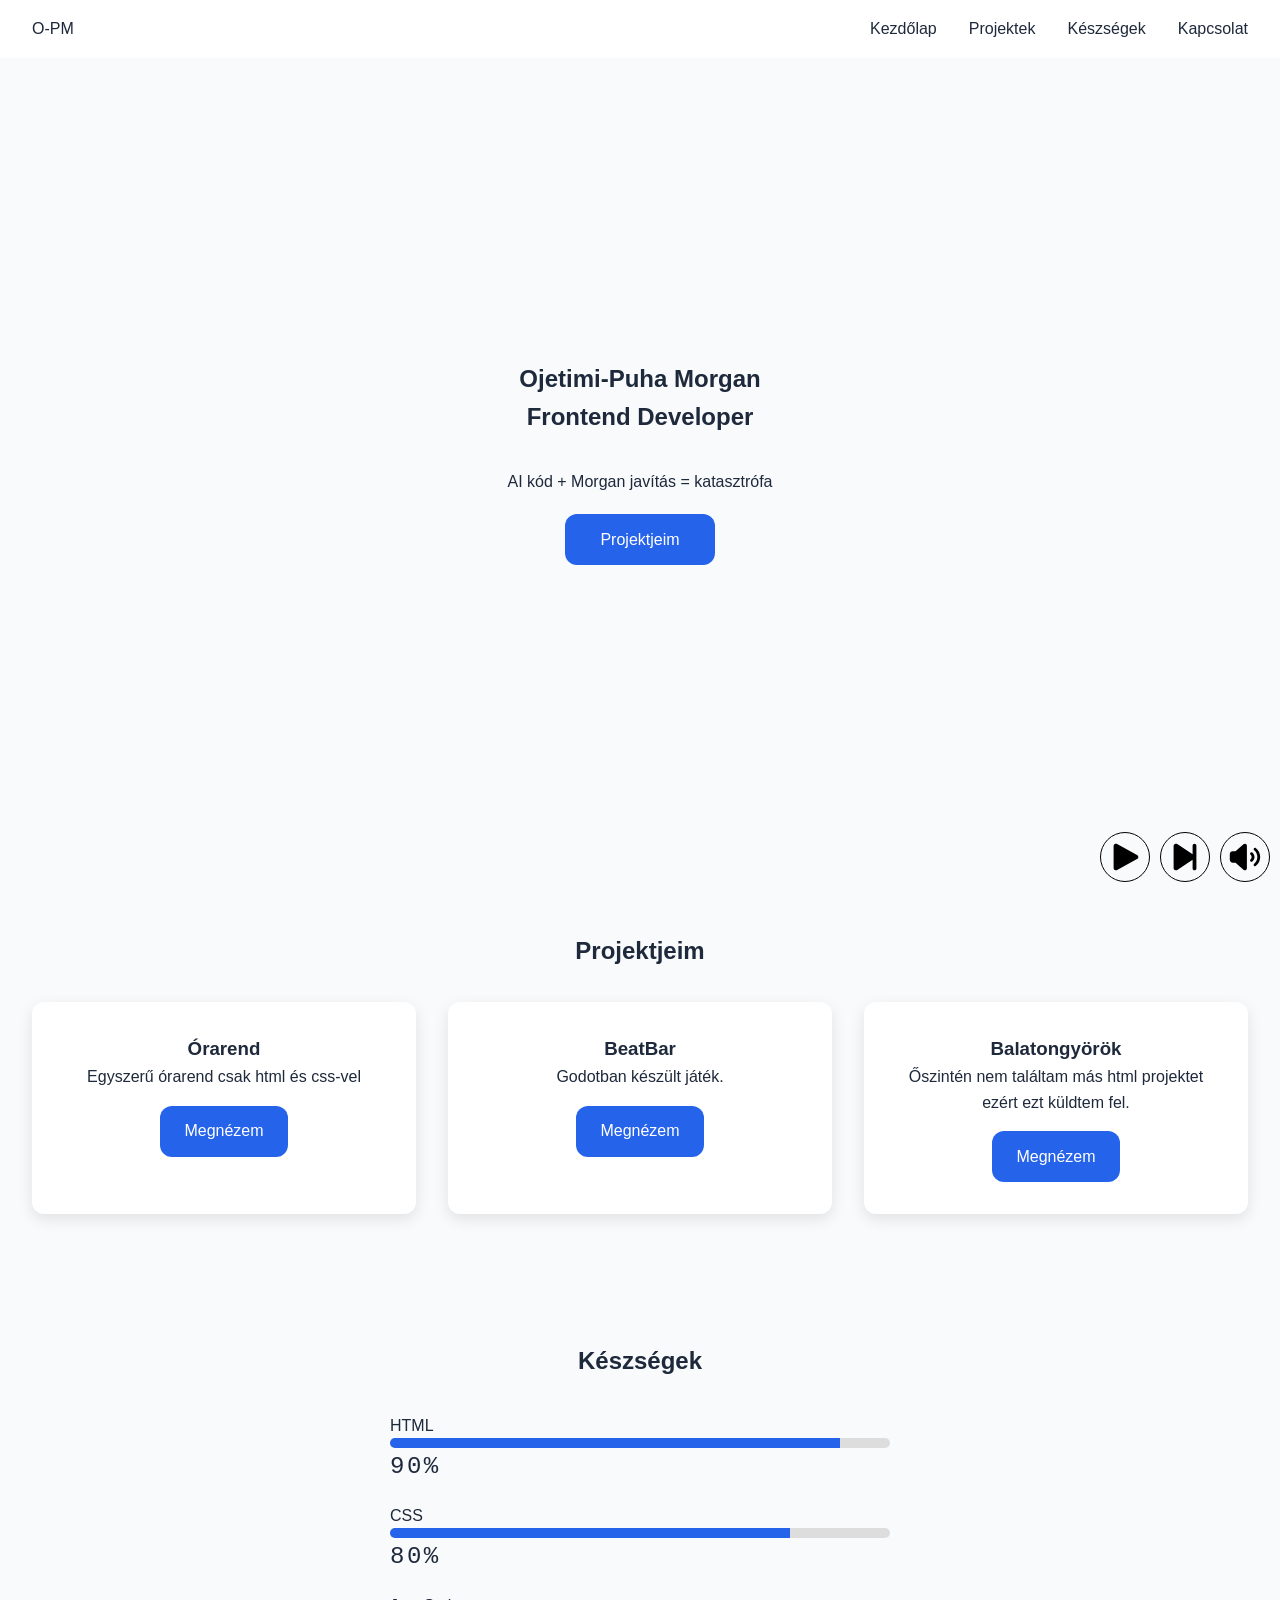
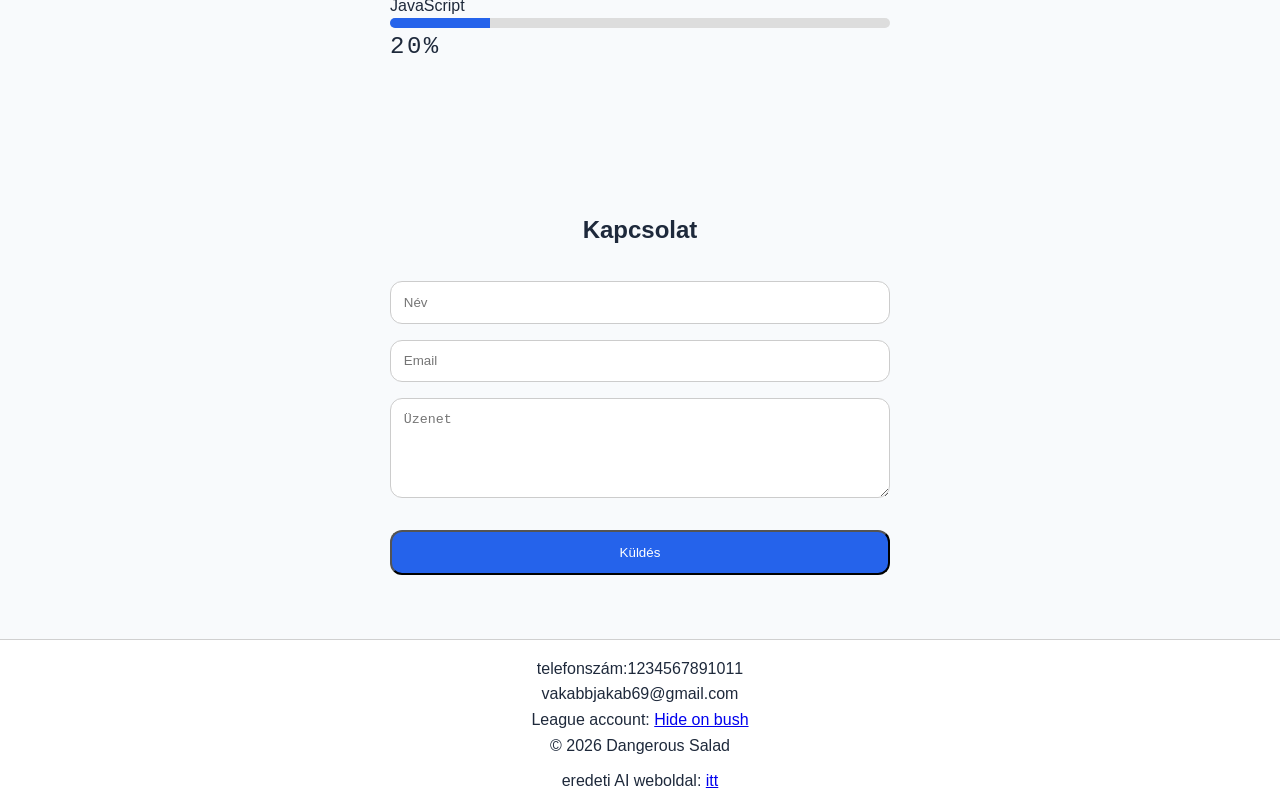
<file: index.html>
<!DOCTYPE html>
<html lang="hu">
<head>
  <meta charset="UTF-8">
  <meta name="viewport" content="width=device-width, initial-scale=1.0">
  <title>Ojetimi-Puha Morgan portfóliója</title>
  <link rel="stylesheet" href="style.css">
</head>
<body>

  <!-- ===== NAVIGATION ===== -->
  <header>
    <nav class="navbar">
      <div class="logo">O-PM</div>

      <ul class="nav-links">
        <li><a href="#hero">Kezdőlap</a></li>
        <li><a href="#projects">Projektek</a></li>
        <li><a href="#skills">Készségek</a></li>
        <li><a href="#contact">Kapcsolat</a></li>
      </ul>

      <div class="hamburger">☰</div>
    </nav>
  </header>

  <!-- ===== HERO ===== -->
  <section id="hero">
    <h1>Ojetimi-Puha Morgan</h1>
    <h2>Frontend Developer</h2>
    <p>AI kód + Morgan javítás = katasztrófa</p>
    <a href="#projects" class="btn kicsinyites">Projektjeim</a>
  </section>

  <!-- ===== PROJECTS ===== -->
  <section id="projects">
    <h2>Projektjeim</h2>

    <div class="project-container">

      <div class="card">
        <h3>Órarend</h3>
        <p>Egyszerű órarend csak html és css-vel</p>
        <a href="https://thebossgoon.github.io/orarend/" class="btn" target="_blank">Megnézem</a>
      </div>

      <div class="card">
        <h3>BeatBar</h3>
        <p>Godotban készült játék.</p>
        <a href="https://pesychs.itch.io/beat-bar" class="btn" target="_blank">Megnézem</a>
      </div>

      <div class="card">
        <h3>Balatongyörök</h3>
        <p>Őszintén nem találtam más html projektet ezért ezt küldtem fel.</p>
        <a href="https://thebossgoon.github.io/balatongyorok/" class="btn" target="_blank">Megnézem</a>
      </div>

    </div>
  </section>

  <!-- ===== SKILLS ===== -->
  <section id="skills">
    <h2>Készségek</h2>

    <div class="skill">
      <p>HTML</p>
      <div class="bar"><div class="progress" style="width:90%"></div></div>
      <code>90%</code>
    </div>

    <div class="skill">
      <p>CSS</p>
      <div class="bar"><div class="progress" style="width:80%"></div></div>
      <code>80%</code>
    </div>

    <div class="skill">
      <p>JavaScript</p>
      <div class="bar"><div class="progress" style="width:20%"></div></div>
      <code>20%</code>
    </div>

  </section>

  <!-- ===== CONTACT ===== -->
  <section id="contact">
    <h2>Kapcsolat</h2>

    <form id="contact-form">
      <input type="text" placeholder="Név" required>
      <input type="email" placeholder="Email" required>
      <textarea placeholder="Üzenet" required></textarea>
      <button type="submit" class="btn">Küldés</button>
    </form>

    <p id="success-message"></p>
  </section>

  <footer>
    <p>telefonszám:1234567891011</p>
    <p>vakabbjakab69@gmail.com</p>
    <p>League account: <a href="https://op.gg/lol/summoners/kr/hide%20on%20bush-KR1" target="_blank">Hide on bush</a></p>
    <p>© 2026 Dangerous Salad</p>
    <p style="margin-top: 10px;">eredeti AI weboldal: <a href="eredeti kod.html">itt</a></p>
  </footer>

  <!-- ===== MUZIK ===== -->

  <div class="jobb-sarok">
    <!-- <audio controls>
      <source id="valtoztasd-meg-ezt" src="03-03. The Adventure Begins.mp3">
    </audio> -->
    <audio id="eztinditsd" src="Air on the G String - Bach-restored.mp3"></audio>
    <div class="flex">
      <!-- <p>asdf</p> -->
      <div class="margin-right" onclick="play()">
        <img src="play-solid-full.svg" id="stopandgo">
      </div>
      <div class="margin-right" onclick="skip()"> 
        <img src="forward-step-solid-full.svg" id="skip">
      </div>
      <div onclick="mute()" >
        <img src="volume-solid-full.svg" id="pause">
      </div>
    </div>
  </div>

  <script src="script.js"></script>
</body>
</html>
</file>
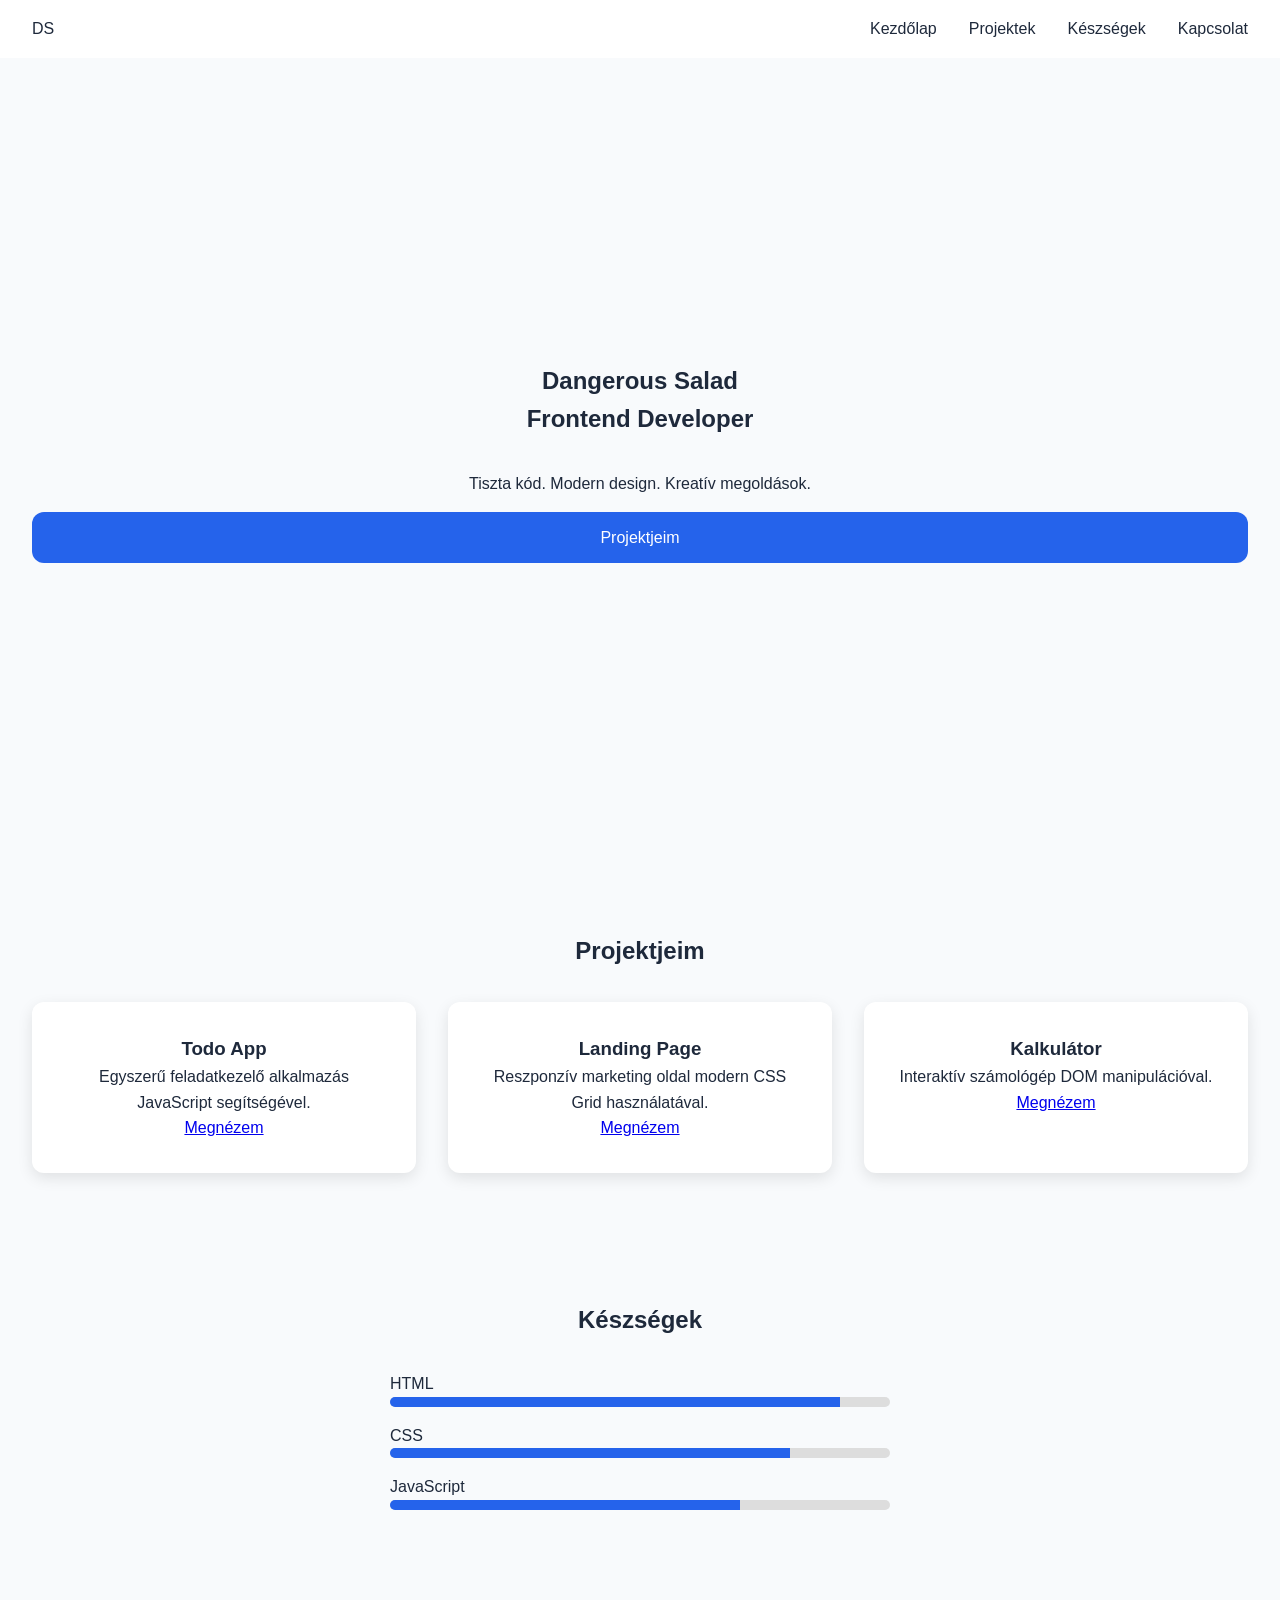
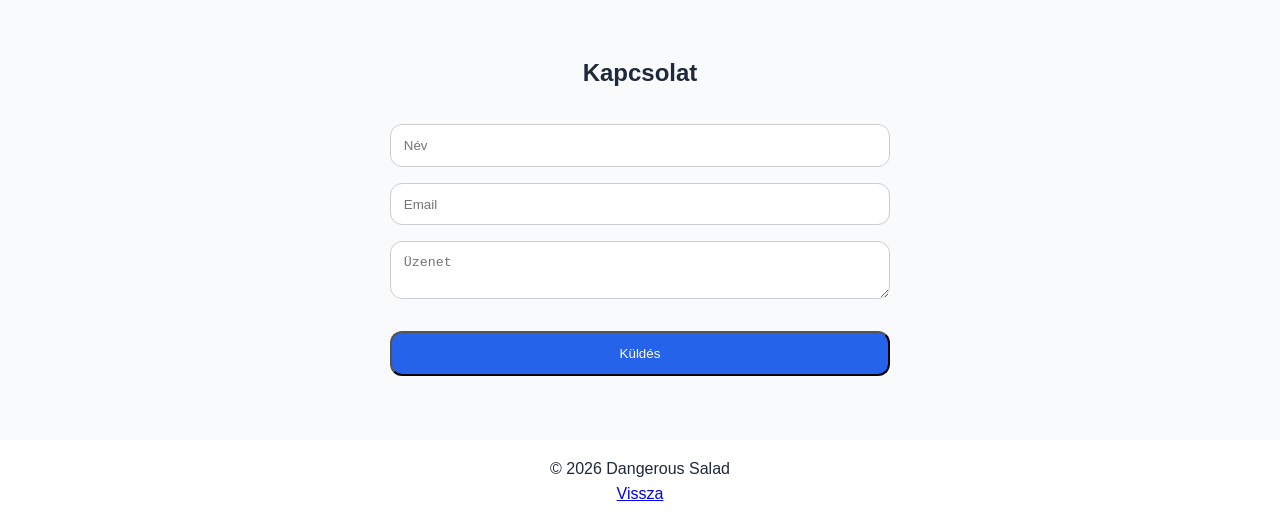
<file: eredeti kod.html>
<!DOCTYPE html>
<html lang="hu">
<head>
  <meta charset="UTF-8">
  <meta name="viewport" content="width=device-width, initial-scale=1.0">
  <title>Portfolio | Dangerous Salad</title>
  <link rel="stylesheet" href="style2.css">
</head>
<body>

  <!-- ===== NAVIGATION ===== -->
  <header>
    <nav class="navbar">
      <div class="logo">DS</div>

      <ul class="nav-links">
        <li><a href="#hero">Kezdőlap</a></li>
        <li><a href="#projects">Projektek</a></li>
        <li><a href="#skills">Készségek</a></li>
        <li><a href="#contact">Kapcsolat</a></li>
      </ul>

      <div class="hamburger">☰</div>
    </nav>
  </header>

  <!-- ===== HERO ===== -->
  <section id="hero">
    <h1>Dangerous Salad</h1>
    <h2>Frontend Developer</h2>
    <p>Tiszta kód. Modern design. Kreatív megoldások.</p>
    <a href="#projects" class="btn">Projektjeim</a>
  </section>

  <!-- ===== PROJECTS ===== -->
  <section id="projects">
    <h2>Projektjeim</h2>

    <div class="project-container">

      <div class="card">
        <h3>Todo App</h3>
        <p>Egyszerű feladatkezelő alkalmazás JavaScript segítségével.</p>
        <a href="#">Megnézem</a>
      </div>

      <div class="card">
        <h3>Landing Page</h3>
        <p>Reszponzív marketing oldal modern CSS Grid használatával.</p>
        <a href="#">Megnézem</a>
      </div>

      <div class="card">
        <h3>Kalkulátor</h3>
        <p>Interaktív számológép DOM manipulációval.</p>
        <a href="#">Megnézem</a>
      </div>

    </div>
  </section>

  <!-- ===== SKILLS ===== -->
  <section id="skills">
    <h2>Készségek</h2>

    <div class="skill">
      <p>HTML</p>
      <div class="bar"><div class="progress" style="width:90%"></div></div>
    </div>

    <div class="skill">
      <p>CSS</p>
      <div class="bar"><div class="progress" style="width:80%"></div></div>
    </div>

    <div class="skill">
      <p>JavaScript</p>
      <div class="bar"><div class="progress" style="width:70%"></div></div>
    </div>

  </section>

  <!-- ===== CONTACT ===== -->
  <section id="contact">
    <h2>Kapcsolat</h2>

    <form id="contact-form">
      <input type="text" placeholder="Név" required>
      <input type="email" placeholder="Email" required>
      <textarea placeholder="Üzenet" required></textarea>
      <button type="submit" class="btn">Küldés</button>
    </form>

    <p id="success-message"></p>
  </section>

  <footer>
    <p>© 2026 Dangerous Salad</p>
    <p><a href="index.html">Vissza</a></p>
  </footer>

  <script src="script2.js"></script>
</body>
</html>
</file>
<file: style.css>
/* ===== ROOT VARIABLES ===== */
:root {
  --primary: #2563eb;
  --dark: #1e293b;
  --light: #f8fafc;
  --accent: #f59e0b;
  --radius: 12px;
}

/* ===== GLOBAL ===== */
* {
  margin: 0;
  padding: 0;
  box-sizing: border-box;
}

body {
  font-family: Arial, sans-serif;
  background: var(--light);
  color: var(--dark);
  line-height: 1.6;
}

section {
  padding: 4rem 2rem;
  text-align: center;
}

h2 {
  margin-bottom: 2rem;
}

/* ===== NAVBAR ===== */

header{
  position: sticky;
  top: 0;
  z-index: 100;
}

.navbar {
  display: flex;
  justify-content: space-between;
  align-items: center;
  padding: 1rem 2rem;
  background: white;
  
}

.nav-links {
  list-style: none;
  display: flex;
  gap: 2rem;
}

.nav-links a {
  text-decoration: none;
  color: var(--dark);
}

.hamburger {
  display: none;
  font-size: 1.5rem;
  cursor: pointer;
}

/* ===== HERO ===== */
#hero {
  min-height: 90vh;
  display: flex;
  flex-direction: column;
  justify-content: center;
}

.btn {
  display: inline-block;
  background: var(--primary);
  color: white;
  padding: 0.8rem 1.5rem;
  border-radius: var(--radius);
  text-decoration: none;
  margin-top: 1rem;
}

html{
  scroll-behavior: smooth;
}

.kicsinyites{
  max-width: 50%;
  margin: 20px auto 0 auto;
  min-width: 150px;
}

/* ===== PROJECTS ===== */
.project-container {
  display: grid;
  gap: 2rem;
}

.card {
  background: white;
  padding: 2rem;
  border-radius: var(--radius);
  box-shadow: 0 5px 15px rgba(0,0,0,0.1);

  opacity: 0;
  transform: translateY(40px);
  transition: all 0.6s ease;
}

.card.show {
  opacity: 1;
  transform: translateY(0);
}

/* Responsive Grid */
@media (min-width: 768px) {
  .project-container {
    grid-template-columns: repeat(2, 1fr);
  }
}

@media (min-width: 1024px) {
  .project-container {
    grid-template-columns: repeat(3, 1fr);
  }
}

/* ===== SKILLS ===== */
.skill {
  max-width: 500px;
  margin: 1rem auto;
  text-align: left;
}

.skill code{
  font-size: 1.5rem;
  font-family:monospace;
  letter-spacing: 2.5px;
}

.bar {
  background: #ddd;
  border-radius: 20px;
  overflow: hidden;
}

.progress {
  height: 10px;
  background: var(--primary);
}

/* ===== CONTACT ===== */
form {
  max-width: 500px;
  margin: auto;
  display: flex;
  flex-direction: column;
  gap: 1rem;
}

input, textarea {
  padding: 0.8rem;
  border-radius: var(--radius);
  border: 1px solid #ccc;
}
textarea{
  min-width: 50%;
  max-width: 500px;
  min-height: 100px;
}

/* ===== FOOTER ===== */
footer {
  border-top: 1px solid rgb(208, 208, 208);
  background: white;
  padding: 1rem;
  text-align: center;
}

/* ===== MUZIK ===== */

.jobb-sarok{
  position: fixed;
  bottom: 10px;
  right: 10px;
  cursor: pointer;
}

.flex{
  display: flex;
}

.margin-right{
  margin-right: 10px;
}

img[src$=".svg"]{
  min-width: 50px;
  max-width: 60px;
  border: 1px solid black;
  border-radius: 50%; 
  padding: 5px;
  transition: .2s;
}

img[src$=".svg"]:hover{
  background-color: #ccc;
}

/* ===== MOBILE MENU ===== */
@media (max-width: 768px) {
  .nav-links {
    display: none;
    flex-direction: column;
    position: absolute;
    top: 60px;
    right: 20px;
    background: white;
    padding: 1rem;
    border-radius: var(--radius);
  }

  .nav-links.active {
    display: flex;
  }

  .hamburger {
    display: block;
  }
}
</file>
<file: style2.css>
/* ===== ROOT VARIABLES ===== */
:root {
  --primary: #2563eb;
  --dark: #1e293b;
  --light: #f8fafc;
  --accent: #f59e0b;
  --radius: 12px;
}

/* ===== GLOBAL ===== */
* {
  margin: 0;
  padding: 0;
  box-sizing: border-box;
}

body {
  font-family: Arial, sans-serif;
  background: var(--light);
  color: var(--dark);
  line-height: 1.6;
}

section {
  padding: 4rem 2rem;
  text-align: center;
}

h2 {
  margin-bottom: 2rem;
}

/* ===== NAVBAR ===== */
.navbar {
  display: flex;
  justify-content: space-between;
  align-items: center;
  padding: 1rem 2rem;
  background: white;
  position: sticky;
  top: 0;
}

.nav-links {
  list-style: none;
  display: flex;
  gap: 2rem;
}

.nav-links a {
  text-decoration: none;
  color: var(--dark);
}

.hamburger {
  display: none;
  font-size: 1.5rem;
  cursor: pointer;
}

/* ===== HERO ===== */
#hero {
  min-height: 90vh;
  display: flex;
  flex-direction: column;
  justify-content: center;
}

.btn {
  display: inline-block;
  background: var(--primary);
  color: white;
  padding: 0.8rem 1.5rem;
  border-radius: var(--radius);
  text-decoration: none;
  margin-top: 1rem;
}

/* ===== PROJECTS ===== */
.project-container {
  display: grid;
  gap: 2rem;
}

.card {
  background: white;
  padding: 2rem;
  border-radius: var(--radius);
  box-shadow: 0 5px 15px rgba(0,0,0,0.1);

  opacity: 0;
  transform: translateY(40px);
  transition: all 0.6s ease;
}

.card.show {
  opacity: 1;
  transform: translateY(0);
}

/* Responsive Grid */
@media (min-width: 768px) {
  .project-container {
    grid-template-columns: repeat(2, 1fr);
  }
}

@media (min-width: 1024px) {
  .project-container {
    grid-template-columns: repeat(3, 1fr);
  }
}

/* ===== SKILLS ===== */
.skill {
  max-width: 500px;
  margin: 1rem auto;
  text-align: left;
}

.bar {
  background: #ddd;
  border-radius: 20px;
  overflow: hidden;
}

.progress {
  height: 10px;
  background: var(--primary);
}

/* ===== CONTACT ===== */
form {
  max-width: 500px;
  margin: auto;
  display: flex;
  flex-direction: column;
  gap: 1rem;
}

input, textarea {
  padding: 0.8rem;
  border-radius: var(--radius);
  border: 1px solid #ccc;
}

footer {
  background: white;
  padding: 1rem;
  text-align: center;
}

/* ===== MOBILE MENU ===== */
@media (max-width: 768px) {
  .nav-links {
    display: none;
    flex-direction: column;
    position: absolute;
    top: 60px;
    right: 20px;
    background: white;
    padding: 1rem;
    border-radius: var(--radius);
  }

  .nav-links.active {
    display: flex;
  }

  .hamburger {
    display: block;
  }
}
</file>
